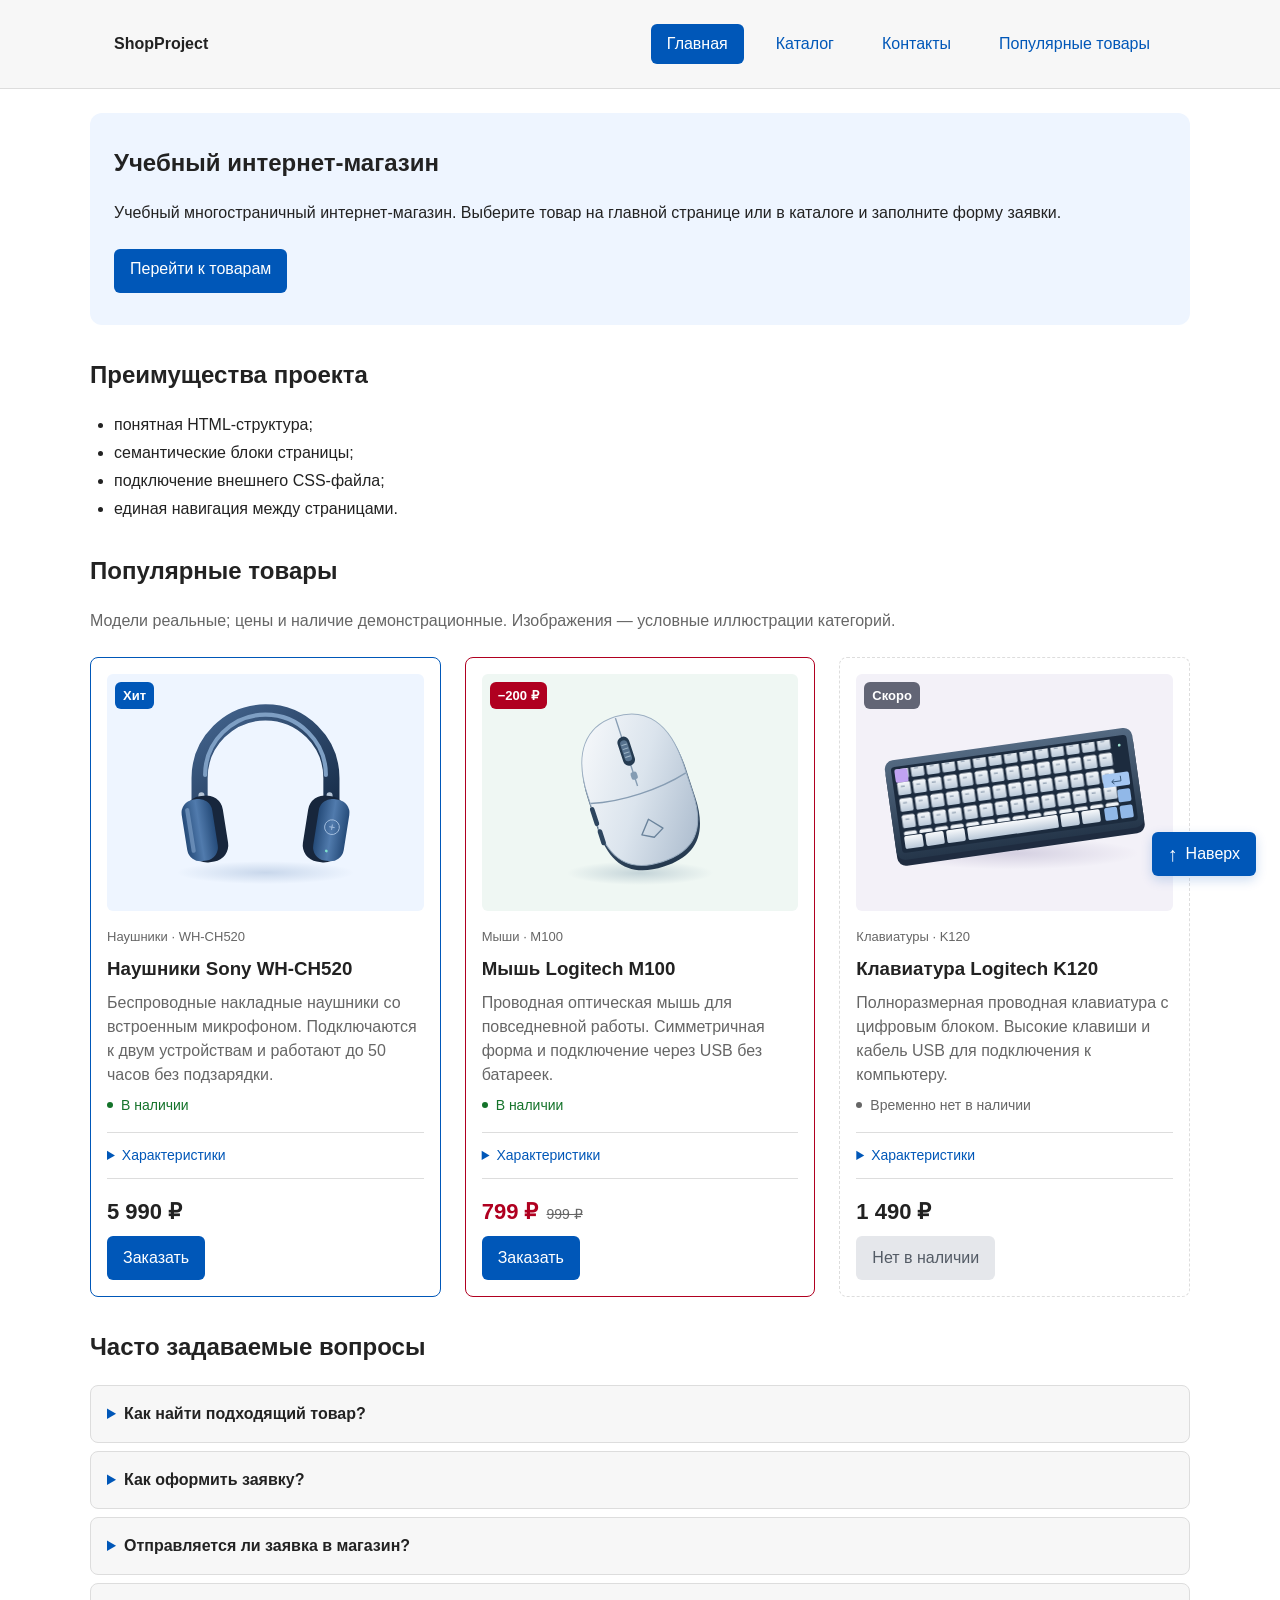
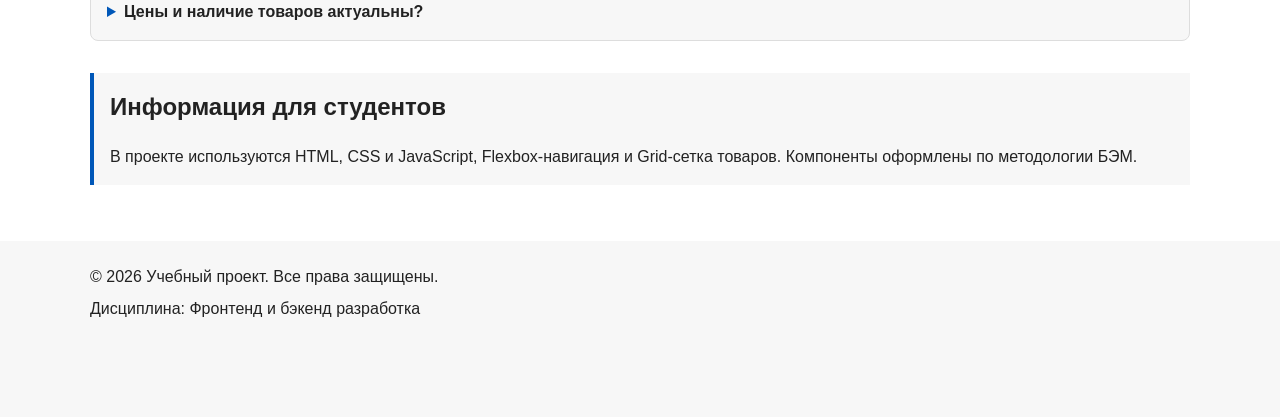
<file: index.html>
<!DOCTYPE html>
<html lang="ru">
<head>
  <meta charset="UTF-8">
  <meta name="viewport" content="width=device-width, initial-scale=1.0">
  <meta name="description" content="Учебный интернет-магазин с каталогом товаров и формой заявки.">
  <title>Учебный интернет-магазин</title>
  <link rel="stylesheet" href="css/style.css">
  <script src="js/main.js" defer></script>
  <meta property="og:type" content="website">
  <meta property="og:title" content="Учебный интернет-магазин">
  <meta property="og:description" content="Учебный frontend-проект интернет-магазина.">
</head>

<body class="page" id="top">
  <header class="site-header">
    <div class="site-header__inner">
      <a class="site-header__logo" href="index.html">ShopProject</a>
      <nav class="site-nav" aria-label="Основная навигация">
        <ul class="site-nav__list">
          <li class="site-nav__item"><a class="site-nav__link site-nav__link--active" href="index.html" aria-current="page">Главная</a></li>
          <li class="site-nav__item"><a class="site-nav__link" href="catalog.html">Каталог</a></li>
          <li class="site-nav__item"><a class="site-nav__link" href="contacts.html">Контакты</a></li>
          <li class="site-nav__item"><a class="site-nav__link" href="index.html#popular">Популярные товары</a></li>
        </ul>
      </nav>
    </div>
  </header>

  <main class="page__main">
    <section class="hero">
      <h1 class="hero__title">Учебный интернет-магазин</h1>
      <p class="hero__description">
        Учебный многостраничный интернет-магазин.
        Выберите товар на главной странице или в каталоге и заполните форму заявки.
      </p>
      <a class="button button--primary" href="#popular">Перейти к товарам</a>
    </section>

    <section class="section" id="advantages">
      <h2 class="section__title">Преимущества проекта</h2>
      <ul class="advantages-list">
        <li class="advantages-list__item">понятная HTML-структура;</li>
        <li class="advantages-list__item">семантические блоки страницы;</li>
        <li class="advantages-list__item">подключение внешнего CSS-файла;</li>
        <li class="advantages-list__item">единая навигация между страницами.</li>
      </ul>
    </section>

    <section class="section" id="popular">
      <h2 class="section__title">Популярные товары</h2>

      <p class="section__description">Модели реальные; цены и наличие демонстрационные. Изображения — условные иллюстрации категорий.</p>
      <div class="products-grid">
        <article class="product-card product-card--featured" aria-labelledby="headphones-title"
          data-category="audio" data-price="5990" data-available="true">
          <div class="product-card__media">
            <img class="product-card__image" src="images/headphones.svg"
              alt="Синие полноразмерные наушники с мягкими амбушюрами" width="640" height="480" loading="lazy" decoding="async">
          </div>
          <span class="product-card__badge">Хит</span>
          <p class="product-card__category">Наушники · WH-CH520</p>
          <h3 class="product-card__title" id="headphones-title">Наушники Sony WH-CH520</h3>
          <p class="product-card__description">Беспроводные накладные наушники со встроенным микрофоном. Подключаются к двум устройствам и работают до 50 часов без подзарядки.</p>
          <p class="product-card__availability" id="headphones-availability">В наличии</p>
          <details class="product-card__details">
            <summary class="product-card__summary">Характеристики</summary>
            <table class="product-specs">
              <caption class="product-specs__caption">Наушники Sony WH-CH520</caption>
              <thead class="product-specs__head">
                <tr class="product-specs__row">
                  <th class="product-specs__cell product-specs__cell--heading" scope="col">Параметр</th>
                  <th class="product-specs__cell product-specs__cell--heading" scope="col">Значение</th>
                </tr>
              </thead>
              <tbody class="product-specs__body">
                <tr class="product-specs__row">
                  <th class="product-specs__cell product-specs__cell--heading" scope="row">Подключение</th>
                  <td class="product-specs__cell">Bluetooth 5.2</td>
                </tr>
                <tr class="product-specs__row">
                  <th class="product-specs__cell product-specs__cell--heading" scope="row">Время работы</th>
                  <td class="product-specs__cell">До 50 часов</td>
                </tr>
                <tr class="product-specs__row">
                  <th class="product-specs__cell product-specs__cell--heading" scope="row">Микрофон</th>
                  <td class="product-specs__cell">Встроенный</td>
                </tr>
                <tr class="product-specs__row">
                  <th class="product-specs__cell product-specs__cell--heading" scope="row">Вес</th>
                  <td class="product-specs__cell">около 147 г</td>
                </tr>
                <tr class="product-specs__row">
                  <th class="product-specs__cell product-specs__cell--heading" scope="row">Питание</th>
                  <td class="product-specs__cell">Встроенный аккумулятор</td>
                </tr>
              </tbody>
            </table>
          </details>
          <div class="product-card__actions">
            <div class="product-card__prices">
              <p class="product-card__price" aria-label="Цена: 5990 рублей">5 990 ₽</p>

            </div>
            <button class="button button--primary product-card__button" type="button"
              data-product="Наушники Sony WH-CH520" aria-describedby="headphones-availability">Заказать</button>
          </div>
        </article>

        <article class="product-card product-card--discount" aria-labelledby="mouse-title"
          data-category="mice" data-price="799" data-available="true">
          <div class="product-card__media">
            <img class="product-card__image" src="images/mouse.svg"
              alt="Светло-серая компьютерная мышь с колёсиком и боковыми кнопками" width="640" height="480" loading="lazy" decoding="async">
          </div>
          <span class="product-card__badge">−200 ₽</span>
          <p class="product-card__category">Мыши · M100</p>
          <h3 class="product-card__title" id="mouse-title">Мышь Logitech M100</h3>
          <p class="product-card__description">Проводная оптическая мышь для повседневной работы. Симметричная форма и подключение через USB без батареек.</p>
          <p class="product-card__availability" id="mouse-availability">В наличии</p>
          <details class="product-card__details">
            <summary class="product-card__summary">Характеристики</summary>
            <table class="product-specs">
              <caption class="product-specs__caption">Мышь Logitech M100</caption>
              <thead class="product-specs__head">
                <tr class="product-specs__row">
                  <th class="product-specs__cell product-specs__cell--heading" scope="col">Параметр</th>
                  <th class="product-specs__cell product-specs__cell--heading" scope="col">Значение</th>
                </tr>
              </thead>
              <tbody class="product-specs__body">
                <tr class="product-specs__row">
                  <th class="product-specs__cell product-specs__cell--heading" scope="row">Подключение</th>
                  <td class="product-specs__cell">USB-A</td>
                </tr>
                <tr class="product-specs__row">
                  <th class="product-specs__cell product-specs__cell--heading" scope="row">Сенсор</th>
                  <td class="product-specs__cell">1 000 dpi</td>
                </tr>
                <tr class="product-specs__row">
                  <th class="product-specs__cell product-specs__cell--heading" scope="row">Кнопки</th>
                  <td class="product-specs__cell">3</td>
                </tr>
                <tr class="product-specs__row">
                  <th class="product-specs__cell product-specs__cell--heading" scope="row">Вес</th>
                  <td class="product-specs__cell">90 г</td>
                </tr>
                <tr class="product-specs__row">
                  <th class="product-specs__cell product-specs__cell--heading" scope="row">Питание</th>
                  <td class="product-specs__cell">От USB</td>
                </tr>
              </tbody>
            </table>
          </details>
          <div class="product-card__actions">
            <div class="product-card__prices">
              <p class="product-card__price" aria-label="Цена: 799 рублей">799 ₽</p>
              <del class="product-card__old-price" aria-label="Прежняя цена: 999 рублей">999 ₽</del>
            </div>
            <button class="button button--primary product-card__button" type="button"
              data-product="Мышь Logitech M100" aria-describedby="mouse-availability">Заказать</button>
          </div>
        </article>

        <article class="product-card product-card--unavailable" aria-labelledby="keyboard-title"
          data-category="keyboards" data-price="1490" data-available="false">
          <div class="product-card__media">
            <img class="product-card__image" src="images/keyboard.svg"
              alt="Клавиатура со светлыми клавишами и синими акцентами" width="640" height="480" loading="lazy" decoding="async">
          </div>
          <span class="product-card__badge">Скоро</span>
          <p class="product-card__category">Клавиатуры · K120</p>
          <h3 class="product-card__title" id="keyboard-title">Клавиатура Logitech K120</h3>
          <p class="product-card__description">Полноразмерная проводная клавиатура с цифровым блоком. Высокие клавиши и кабель USB для подключения к компьютеру.</p>
          <p class="product-card__availability product-card__availability--unavailable" id="keyboard-availability">Временно нет в наличии</p>
          <details class="product-card__details">
            <summary class="product-card__summary">Характеристики</summary>
            <table class="product-specs">
              <caption class="product-specs__caption">Клавиатура Logitech K120</caption>
              <thead class="product-specs__head">
                <tr class="product-specs__row">
                  <th class="product-specs__cell product-specs__cell--heading" scope="col">Параметр</th>
                  <th class="product-specs__cell product-specs__cell--heading" scope="col">Значение</th>
                </tr>
              </thead>
              <tbody class="product-specs__body">
                <tr class="product-specs__row">
                  <th class="product-specs__cell product-specs__cell--heading" scope="row">Подключение</th>
                  <td class="product-specs__cell">USB-A</td>
                </tr>
                <tr class="product-specs__row">
                  <th class="product-specs__cell product-specs__cell--heading" scope="row">Формат</th>
                  <td class="product-specs__cell">Полноразмерная, с цифровым блоком</td>
                </tr>
                <tr class="product-specs__row">
                  <th class="product-specs__cell product-specs__cell--heading" scope="row">Кабель</th>
                  <td class="product-specs__cell">1,5 м</td>
                </tr>
                <tr class="product-specs__row">
                  <th class="product-specs__cell product-specs__cell--heading" scope="row">Вес</th>
                  <td class="product-specs__cell">550 г</td>
                </tr>
                <tr class="product-specs__row">
                  <th class="product-specs__cell product-specs__cell--heading" scope="row">Питание</th>
                  <td class="product-specs__cell">От USB</td>
                </tr>
              </tbody>
            </table>
          </details>
          <div class="product-card__actions">
            <div class="product-card__prices">
              <p class="product-card__price" aria-label="Цена: 1490 рублей">1 490 ₽</p>

            </div>
            <button class="button button--disabled product-card__button" type="button"
              data-product="Клавиатура Logitech K120" aria-describedby="keyboard-availability" disabled>Нет в наличии</button>
          </div>
        </article>
      </div>
    </section>

    <section class="section faq" id="faq" aria-labelledby="faq-title">
      <h2 class="section__title" id="faq-title">Часто задаваемые вопросы</h2>
      <div class="faq__list">
        <details class="faq__item">
          <summary class="faq__question">Как найти подходящий товар?</summary>
          <p class="faq__answer">Откройте <a href="catalog.html">каталог</a>, выберите категорию, диапазон цены и наличие, затем нажмите «Применить». Внизу каталога можно сравнить характеристики всех моделей.</p>
        </details>
        <details class="faq__item">
          <summary class="faq__question">Как оформить заявку?</summary>
          <p class="faq__answer">Нажмите «Заказать» у доступного товара. Укажите имя, e-mail, телефон, выберите тему заявки и отметьте согласие на обработку данных. Дату связи и комментарий можно оставить пустыми. Затем нажмите «Отправить заявку».</p>
        </details>
        <details class="faq__item">
          <summary class="faq__question">Отправляется ли заявка в магазин?</summary>
          <p class="faq__answer">Это учебный сайт. Форма проверяет заполнение полей и показывает сообщение об успешной проверке. Данные на сервер не отправляются, реальный заказ не создаётся.</p>
        </details>
        <details class="faq__item">
          <summary class="faq__question">Цены и наличие товаров актуальны?</summary>
          <p class="faq__answer">Цены, скидки и наличие указаны для демонстрации работы сайта. Названия моделей реальные, характеристики взяты из документации производителей, а изображения служат условными иллюстрациями категорий.</p>
        </details>
      </div>
    </section>

    <aside class="aside-info">
      <h2 class="aside-info__title">Информация для студентов</h2>
      <p class="aside-info__text">
        В проекте используются HTML, CSS и JavaScript, Flexbox-навигация
        и Grid-сетка товаров. Компоненты оформлены по методологии БЭМ.
      </p>
    </aside>
  </main>

  <dialog class="order-dialog" id="order-dialog" aria-labelledby="order-dialog-title">
    <h2 class="order-dialog__title" id="order-dialog-title">Оформление заявки</h2>
    <p class="order-dialog__description" id="order-product-name" hidden></p>
    <form class="order-form" id="order-form" action="#" method="post" novalidate>
      <input id="selected-product" name="product" type="hidden">
      <div class="order-form__field">
        <label class="order-form__label" for="order-name">Имя</label>
        <input class="order-form__input" id="order-name" name="name" type="text" placeholder="Введите ваше имя" minlength="2" autocomplete="given-name" required>
      </div>
      <div class="order-form__field">
        <label class="order-form__label" for="order-email">E-mail</label>
        <input class="order-form__input" id="order-email" name="email" type="email" placeholder="example@mail.ru" autocomplete="email" required>
      </div>
      <div class="order-form__field">
        <label class="order-form__label" for="order-phone">Телефон</label>
        <input class="order-form__input" id="order-phone" name="phone" type="tel" inputmode="tel" autocomplete="tel" placeholder="+7 (900) 000-00-00" pattern="\+7 \(\d{3}\) \d{3}-\d{2}-\d{2}" aria-describedby="order-phone-hint" required>
        <small class="order-form__hint" id="order-phone-hint">Формат: +7 (900) 000-00-00</small>
      </div>
      <div class="order-form__field">
        <label class="order-form__label" for="order-date">Дата связи</label>
        <input class="order-form__input" id="order-date" name="date" type="date">
      </div>
      <div class="order-form__field">
        <label class="order-form__label" for="order-topic">Тема заявки</label>
        <select class="order-form__select" id="order-topic" name="topic" required>
          <option value="">Выберите тему</option>
          <option value="product">Заказ товара</option>
          <option value="consultation">Консультация</option>
          <option value="delivery">Доставка</option>
        </select>
      </div>
      <div class="order-form__field">
        <label class="order-form__label" for="order-comment">Комментарий</label>
        <textarea class="order-form__textarea" id="order-comment" name="comment" rows="4" placeholder="Укажите дополнительную информацию"></textarea>
      </div>
      <div class="order-form__field">
        <label class="order-form__label order-form__label--checkbox" for="order-agreement">
          <input class="order-form__input" id="order-agreement" name="agreement" type="checkbox" required>
          Я согласен на обработку данных
        </label>
      </div>
      <div class="order-form__actions">
        <button class="button button--secondary" type="button" id="close-order-dialog">Закрыть</button>
        <button class="button button--primary" type="submit">Отправить заявку</button>
      </div>
    </form>
  </dialog>

  <p class="success-message" id="success-message" role="status" hidden>
    Заявка успешно проверена! Это учебная форма: данные на сервер не отправляются.
  </p>

  <a class="to-top" href="#top" aria-label="Вернуться к началу страницы">
    <span class="to-top__icon" aria-hidden="true">↑</span>
    Наверх
  </a>

  <footer class="site-footer" id="contacts">
    <div class="site-footer__inner">
      <p class="site-footer__text">&copy; 2026 Учебный проект. Все права защищены.</p>
      <p class="site-footer__text">Дисциплина: Фронтенд и бэкенд разработка</p>
    </div>
  </footer>
</body>
</html>
</file>
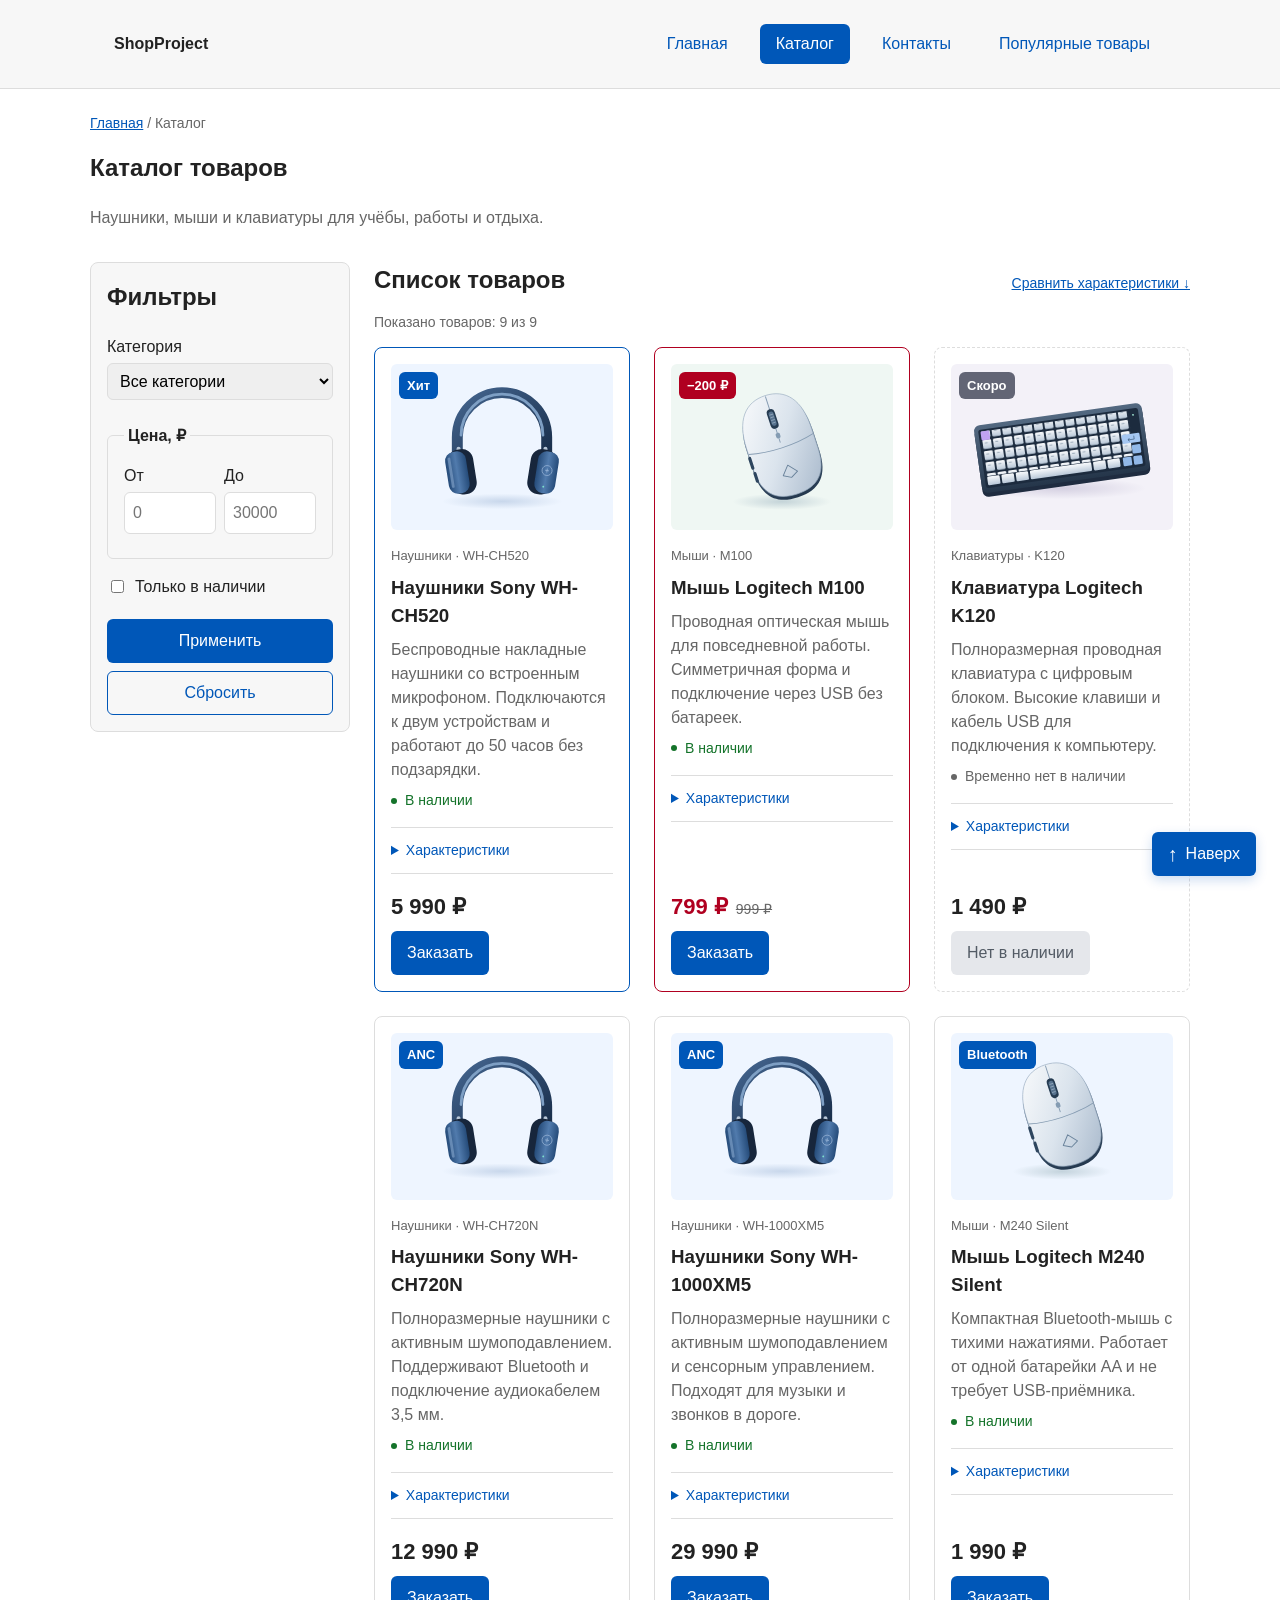
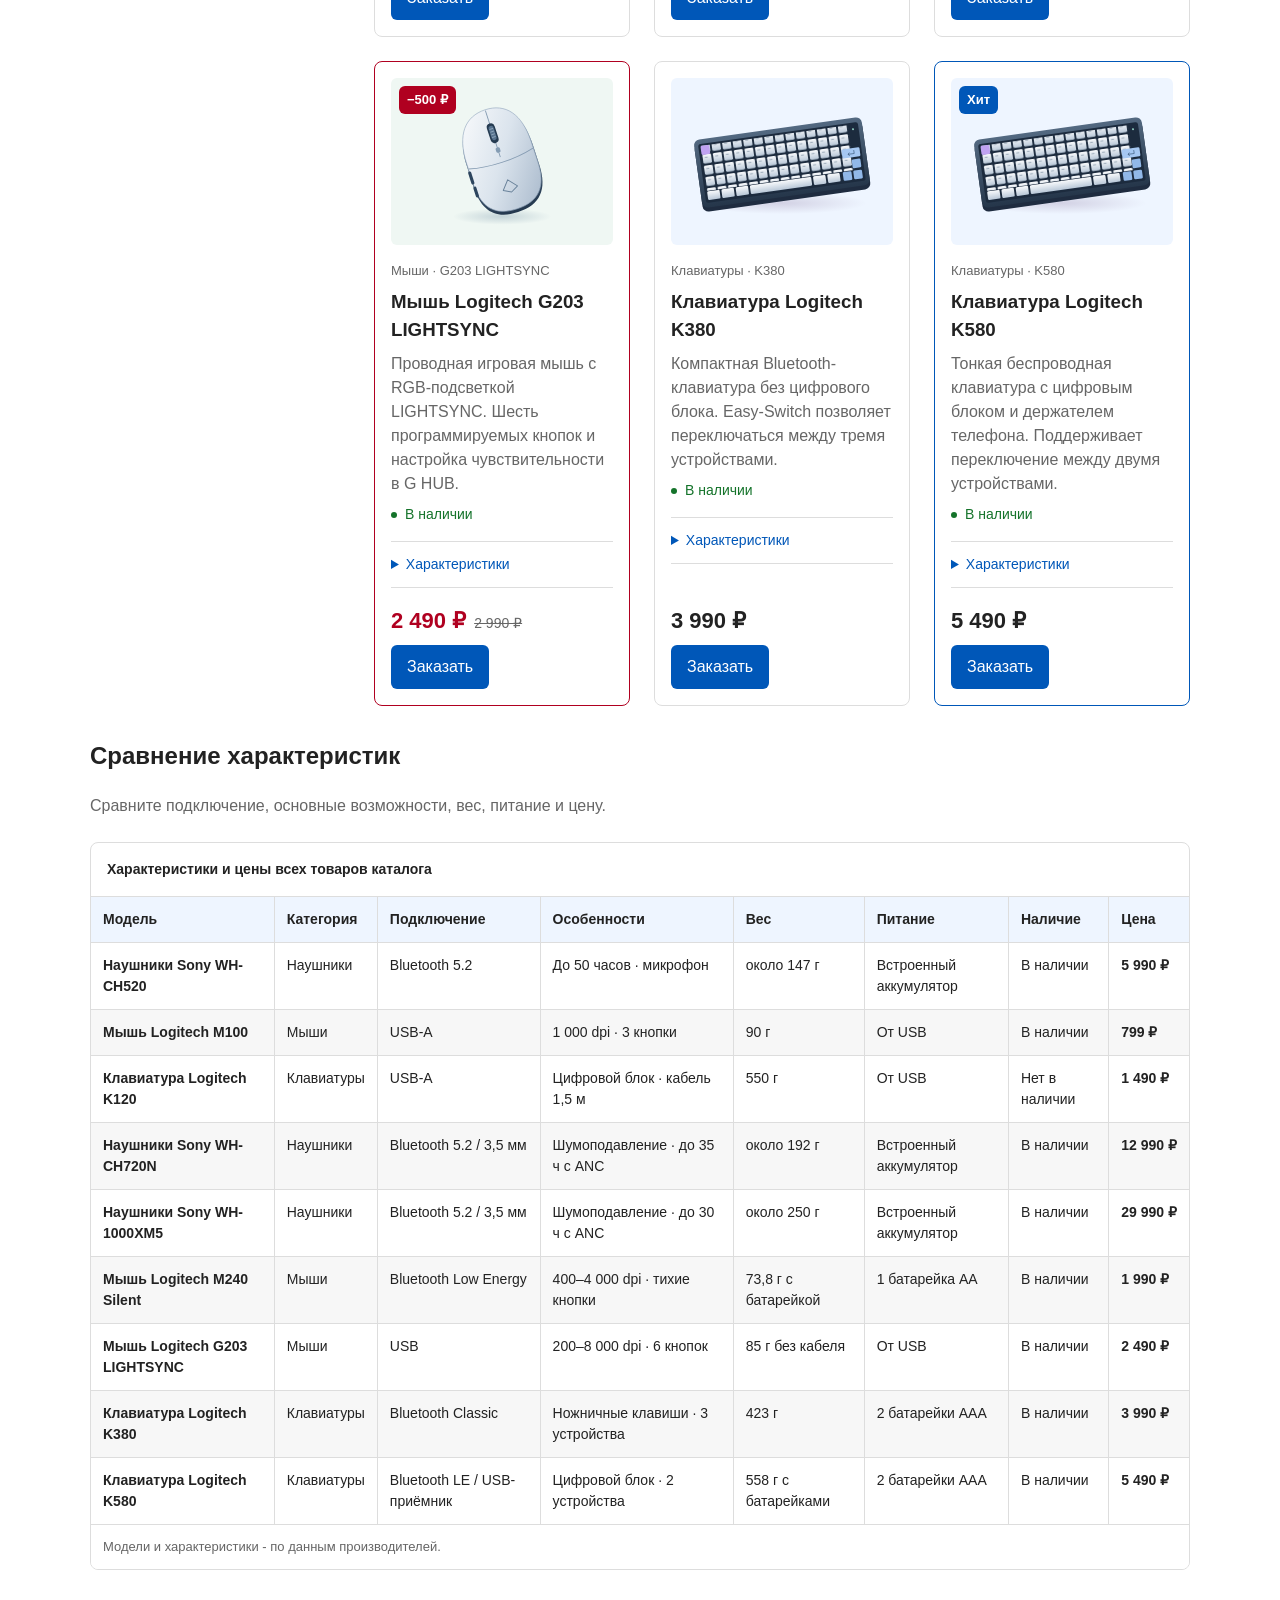
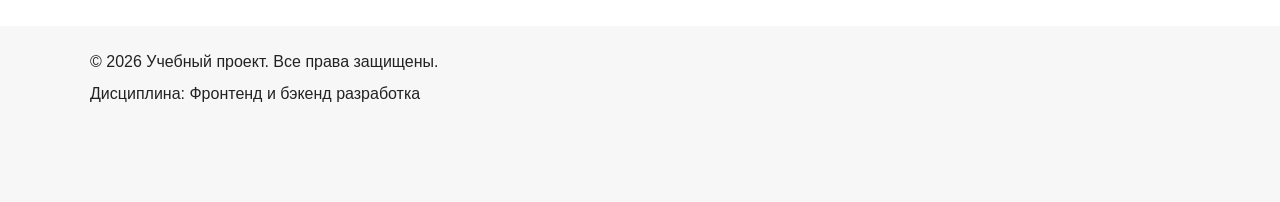
<file: catalog.html>
<!DOCTYPE html>
<html lang="ru">
<head>
  <meta charset="UTF-8">
  <meta name="viewport" content="width=device-width, initial-scale=1.0">
  <meta name="description" content="Каталог из 9 товаров: наушники, мыши и клавиатуры. Фильтры по категории, цене и наличию, сравнение характеристик.">
  <title>Каталог товаров — Учебный интернет-магазин</title>
  <link rel="stylesheet" href="css/style.css">
  <script src="js/main.js" defer></script>
  <meta property="og:type" content="website">
  <meta property="og:title" content="Учебный интернет-магазин">
  <meta property="og:description" content="Учебный frontend-проект интернет-магазина.">
</head>
<body class="page" id="top">
  <header class="site-header">
    <div class="site-header__inner">
      <a class="site-header__logo" href="index.html">ShopProject</a>
      <nav class="site-nav" aria-label="Основная навигация">
        <ul class="site-nav__list">
          <li class="site-nav__item"><a class="site-nav__link" href="index.html">Главная</a></li>
          <li class="site-nav__item"><a class="site-nav__link site-nav__link--active" href="catalog.html" aria-current="page">Каталог</a></li>
          <li class="site-nav__item"><a class="site-nav__link" href="contacts.html">Контакты</a></li>
          <li class="site-nav__item"><a class="site-nav__link" href="index.html#popular">Популярные товары</a></li>
        </ul>
      </nav>
    </div>
  </header>

  <main class="page__main">
    <nav class="breadcrumbs" aria-label="Хлебные крошки">
      <a class="breadcrumbs__link" href="index.html">Главная</a>
      <span class="breadcrumbs__current" aria-current="page">Каталог</span>
    </nav>

    <section class="section">
      <h1 class="section__title">Каталог товаров</h1>
      <p class="section__description">
        Наушники, мыши и клавиатуры для учёбы, работы и отдыха.
      </p>
      <p class="section__description"></p>
    </section>

    <div class="catalog-layout">
      <aside class="catalog-filters" aria-labelledby="filters-title">
        <h2 class="catalog-filters__title" id="filters-title">Фильтры</h2>
        <form class="filters-form" id="catalog-filter-form" action="catalog.html" method="get">
          <div class="filters-form__field">
            <label class="filters-form__label" for="filter-category">Категория</label>
            <select class="filters-form__select" id="filter-category" name="category">
              <option value="all">Все категории</option>
              <option value="audio">Наушники</option>
              <option value="mice">Мыши</option>
              <option value="keyboards">Клавиатуры</option>
            </select>
          </div>
          <fieldset class="filters-form__fieldset">
            <legend class="filters-form__legend">Цена, ₽</legend>
            <div class="filters-form__range">
              <div class="filters-form__field">
                <label class="filters-form__label" for="price-from">От</label>
                <input class="filters-form__input" id="price-from" name="price-from" type="number" min="0" step="1" placeholder="0">
              </div>
              <div class="filters-form__field">
                <label class="filters-form__label" for="price-to">До</label>
                <input class="filters-form__input" id="price-to" name="price-to" type="number" min="0" step="1" placeholder="30000">
              </div>
            </div>
          </fieldset>
          <label class="filters-form__label filters-form__label--checkbox">
            <input class="filters-form__checkbox" id="filter-available" name="available" type="checkbox">
            Только в наличии
          </label>
          <div class="filters-form__actions">
            <button class="button button--primary" type="submit" aria-controls="catalog-grid">Применить</button>
            <button class="button button--secondary" type="reset" aria-controls="catalog-grid">Сбросить</button>
          </div>
        </form>
        <noscript><p class="catalog-filters__note">Для работы фильтров включите JavaScript. Все товары доступны ниже.</p></noscript>
      </aside>
      <section class="catalog-products" aria-labelledby="catalog-products-title">
        <div class="catalog-products__heading">
          <h2 class="catalog-products__title" id="catalog-products-title">Список товаров</h2>
          <a class="catalog-products__compare" href="#comparison">Сравнить характеристики ↓</a>
        </div>
        <p class="catalog-products__count" id="catalog-result-count" role="status" aria-live="polite" aria-atomic="true">Показано товаров: 9 из 9</p>
        <p class="catalog-products__empty" id="catalog-empty" hidden>По выбранным условиям ничего не найдено. Измените параметры или нажмите «Сбросить».</p>
        <div class="products-grid" id="catalog-grid">
          <article class="product-card product-card--featured" aria-labelledby="headphones-title"
            data-category="audio" data-price="5990" data-available="true">
            <div class="product-card__media">
              <img class="product-card__image" src="images/headphones.svg"
                alt="Синие полноразмерные наушники с мягкими амбушюрами" width="640" height="480" loading="lazy" decoding="async">
            </div>
            <span class="product-card__badge">Хит</span>
            <p class="product-card__category">Наушники · WH-CH520</p>
            <h3 class="product-card__title" id="headphones-title">Наушники Sony WH-CH520</h3>
            <p class="product-card__description">Беспроводные накладные наушники со встроенным микрофоном. Подключаются к двум устройствам и работают до 50 часов без подзарядки.</p>
            <p class="product-card__availability" id="headphones-availability">В наличии</p>
            <details class="product-card__details">
              <summary class="product-card__summary">Характеристики</summary>
              <table class="product-specs">
                <caption class="product-specs__caption">Наушники Sony WH-CH520</caption>
                <thead class="product-specs__head">
                  <tr class="product-specs__row">
                    <th class="product-specs__cell product-specs__cell--heading" scope="col">Параметр</th>
                    <th class="product-specs__cell product-specs__cell--heading" scope="col">Значение</th>
                  </tr>
                </thead>
                <tbody class="product-specs__body">
                  <tr class="product-specs__row">
                    <th class="product-specs__cell product-specs__cell--heading" scope="row">Подключение</th>
                    <td class="product-specs__cell">Bluetooth 5.2</td>
                  </tr>
                  <tr class="product-specs__row">
                    <th class="product-specs__cell product-specs__cell--heading" scope="row">Время работы</th>
                    <td class="product-specs__cell">До 50 часов</td>
                  </tr>
                  <tr class="product-specs__row">
                    <th class="product-specs__cell product-specs__cell--heading" scope="row">Микрофон</th>
                    <td class="product-specs__cell">Встроенный</td>
                  </tr>
                  <tr class="product-specs__row">
                    <th class="product-specs__cell product-specs__cell--heading" scope="row">Вес</th>
                    <td class="product-specs__cell">около 147 г</td>
                  </tr>
                  <tr class="product-specs__row">
                    <th class="product-specs__cell product-specs__cell--heading" scope="row">Питание</th>
                    <td class="product-specs__cell">Встроенный аккумулятор</td>
                  </tr>
                </tbody>
              </table>
            </details>
            <div class="product-card__actions">
              <div class="product-card__prices">
                <p class="product-card__price" aria-label="Цена: 5990 рублей">5 990 ₽</p>

              </div>
              <button class="button button--primary product-card__button" type="button"
                data-product="Наушники Sony WH-CH520" aria-describedby="headphones-availability">Заказать</button>
            </div>
          </article>

          <article class="product-card product-card--discount" aria-labelledby="mouse-title"
            data-category="mice" data-price="799" data-available="true">
            <div class="product-card__media">
              <img class="product-card__image" src="images/mouse.svg"
                alt="Светло-серая компьютерная мышь с колёсиком и боковыми кнопками" width="640" height="480" loading="lazy" decoding="async">
            </div>
            <span class="product-card__badge">−200 ₽</span>
            <p class="product-card__category">Мыши · M100</p>
            <h3 class="product-card__title" id="mouse-title">Мышь Logitech M100</h3>
            <p class="product-card__description">Проводная оптическая мышь для повседневной работы. Симметричная форма и подключение через USB без батареек.</p>
            <p class="product-card__availability" id="mouse-availability">В наличии</p>
            <details class="product-card__details">
              <summary class="product-card__summary">Характеристики</summary>
              <table class="product-specs">
                <caption class="product-specs__caption">Мышь Logitech M100</caption>
                <thead class="product-specs__head">
                  <tr class="product-specs__row">
                    <th class="product-specs__cell product-specs__cell--heading" scope="col">Параметр</th>
                    <th class="product-specs__cell product-specs__cell--heading" scope="col">Значение</th>
                  </tr>
                </thead>
                <tbody class="product-specs__body">
                  <tr class="product-specs__row">
                    <th class="product-specs__cell product-specs__cell--heading" scope="row">Подключение</th>
                    <td class="product-specs__cell">USB-A</td>
                  </tr>
                  <tr class="product-specs__row">
                    <th class="product-specs__cell product-specs__cell--heading" scope="row">Сенсор</th>
                    <td class="product-specs__cell">1 000 dpi</td>
                  </tr>
                  <tr class="product-specs__row">
                    <th class="product-specs__cell product-specs__cell--heading" scope="row">Кнопки</th>
                    <td class="product-specs__cell">3</td>
                  </tr>
                  <tr class="product-specs__row">
                    <th class="product-specs__cell product-specs__cell--heading" scope="row">Вес</th>
                    <td class="product-specs__cell">90 г</td>
                  </tr>
                  <tr class="product-specs__row">
                    <th class="product-specs__cell product-specs__cell--heading" scope="row">Питание</th>
                    <td class="product-specs__cell">От USB</td>
                  </tr>
                </tbody>
              </table>
            </details>
            <div class="product-card__actions">
              <div class="product-card__prices">
                <p class="product-card__price" aria-label="Цена: 799 рублей">799 ₽</p>
                <del class="product-card__old-price" aria-label="Прежняя цена: 999 рублей">999 ₽</del>
              </div>
              <button class="button button--primary product-card__button" type="button"
                data-product="Мышь Logitech M100" aria-describedby="mouse-availability">Заказать</button>
            </div>
          </article>

          <article class="product-card product-card--unavailable" aria-labelledby="keyboard-title"
            data-category="keyboards" data-price="1490" data-available="false">
            <div class="product-card__media">
              <img class="product-card__image" src="images/keyboard.svg"
                alt="Клавиатура со светлыми клавишами и синими акцентами" width="640" height="480" loading="lazy" decoding="async">
            </div>
            <span class="product-card__badge">Скоро</span>
            <p class="product-card__category">Клавиатуры · K120</p>
            <h3 class="product-card__title" id="keyboard-title">Клавиатура Logitech K120</h3>
            <p class="product-card__description">Полноразмерная проводная клавиатура с цифровым блоком. Высокие клавиши и кабель USB для подключения к компьютеру.</p>
            <p class="product-card__availability product-card__availability--unavailable" id="keyboard-availability">Временно нет в наличии</p>
            <details class="product-card__details">
              <summary class="product-card__summary">Характеристики</summary>
              <table class="product-specs">
                <caption class="product-specs__caption">Клавиатура Logitech K120</caption>
                <thead class="product-specs__head">
                  <tr class="product-specs__row">
                    <th class="product-specs__cell product-specs__cell--heading" scope="col">Параметр</th>
                    <th class="product-specs__cell product-specs__cell--heading" scope="col">Значение</th>
                  </tr>
                </thead>
                <tbody class="product-specs__body">
                  <tr class="product-specs__row">
                    <th class="product-specs__cell product-specs__cell--heading" scope="row">Подключение</th>
                    <td class="product-specs__cell">USB-A</td>
                  </tr>
                  <tr class="product-specs__row">
                    <th class="product-specs__cell product-specs__cell--heading" scope="row">Формат</th>
                    <td class="product-specs__cell">Полноразмерная, с цифровым блоком</td>
                  </tr>
                  <tr class="product-specs__row">
                    <th class="product-specs__cell product-specs__cell--heading" scope="row">Кабель</th>
                    <td class="product-specs__cell">1,5 м</td>
                  </tr>
                  <tr class="product-specs__row">
                    <th class="product-specs__cell product-specs__cell--heading" scope="row">Вес</th>
                    <td class="product-specs__cell">550 г</td>
                  </tr>
                  <tr class="product-specs__row">
                    <th class="product-specs__cell product-specs__cell--heading" scope="row">Питание</th>
                    <td class="product-specs__cell">От USB</td>
                  </tr>
                </tbody>
              </table>
            </details>
            <div class="product-card__actions">
              <div class="product-card__prices">
                <p class="product-card__price" aria-label="Цена: 1490 рублей">1 490 ₽</p>

              </div>
              <button class="button button--disabled product-card__button" type="button"
                data-product="Клавиатура Logitech K120" aria-describedby="keyboard-availability" disabled>Нет в наличии</button>
            </div>
          </article>

          <article class="product-card" aria-labelledby="headphones-lite-title"
            data-category="audio" data-price="12990" data-available="true">
            <div class="product-card__media">
              <img class="product-card__image" src="images/headphones.svg"
                alt="Синие полноразмерные наушники с мягкими амбушюрами" width="640" height="480" loading="lazy" decoding="async">
            </div>
            <span class="product-card__badge">ANC</span>
            <p class="product-card__category">Наушники · WH-CH720N</p>
            <h3 class="product-card__title" id="headphones-lite-title">Наушники Sony WH-CH720N</h3>
            <p class="product-card__description">Полноразмерные наушники с активным шумоподавлением. Поддерживают Bluetooth и подключение аудиокабелем 3,5 мм.</p>
            <p class="product-card__availability" id="headphones-lite-availability">В наличии</p>
            <details class="product-card__details">
              <summary class="product-card__summary">Характеристики</summary>
              <table class="product-specs">
                <caption class="product-specs__caption">Наушники Sony WH-CH720N</caption>
                <thead class="product-specs__head">
                  <tr class="product-specs__row">
                    <th class="product-specs__cell product-specs__cell--heading" scope="col">Параметр</th>
                    <th class="product-specs__cell product-specs__cell--heading" scope="col">Значение</th>
                  </tr>
                </thead>
                <tbody class="product-specs__body">
                  <tr class="product-specs__row">
                    <th class="product-specs__cell product-specs__cell--heading" scope="row">Подключение</th>
                    <td class="product-specs__cell">Bluetooth 5.2 / 3,5 мм</td>
                  </tr>
                  <tr class="product-specs__row">
                    <th class="product-specs__cell product-specs__cell--heading" scope="row">Время работы</th>
                    <td class="product-specs__cell">До 35 ч с ANC / до 50 ч без ANC</td>
                  </tr>
                  <tr class="product-specs__row">
                    <th class="product-specs__cell product-specs__cell--heading" scope="row">Шумоподавление</th>
                    <td class="product-specs__cell">Активное (ANC)</td>
                  </tr>
                  <tr class="product-specs__row">
                    <th class="product-specs__cell product-specs__cell--heading" scope="row">Вес</th>
                    <td class="product-specs__cell">около 192 г</td>
                  </tr>
                  <tr class="product-specs__row">
                    <th class="product-specs__cell product-specs__cell--heading" scope="row">Питание</th>
                    <td class="product-specs__cell">Встроенный аккумулятор</td>
                  </tr>
                </tbody>
              </table>
            </details>
            <div class="product-card__actions">
              <div class="product-card__prices">
                <p class="product-card__price" aria-label="Цена: 12990 рублей">12 990 ₽</p>

              </div>
              <button class="button button--primary product-card__button" type="button"
                data-product="Наушники Sony WH-CH720N" aria-describedby="headphones-lite-availability">Заказать</button>
            </div>
          </article>

          <article class="product-card" aria-labelledby="headphones-pro-title"
            data-category="audio" data-price="29990" data-available="true">
            <div class="product-card__media">
              <img class="product-card__image" src="images/headphones.svg"
                alt="Синие полноразмерные наушники с мягкими амбушюрами" width="640" height="480" loading="lazy" decoding="async">
            </div>
            <span class="product-card__badge">ANC</span>
            <p class="product-card__category">Наушники · WH-1000XM5</p>
            <h3 class="product-card__title" id="headphones-pro-title">Наушники Sony WH-1000XM5</h3>
            <p class="product-card__description">Полноразмерные наушники с активным шумоподавлением и сенсорным управлением. Подходят для музыки и звонков в дороге.</p>
            <p class="product-card__availability" id="headphones-pro-availability">В наличии</p>
            <details class="product-card__details">
              <summary class="product-card__summary">Характеристики</summary>
              <table class="product-specs">
                <caption class="product-specs__caption">Наушники Sony WH-1000XM5</caption>
                <thead class="product-specs__head">
                  <tr class="product-specs__row">
                    <th class="product-specs__cell product-specs__cell--heading" scope="col">Параметр</th>
                    <th class="product-specs__cell product-specs__cell--heading" scope="col">Значение</th>
                  </tr>
                </thead>
                <tbody class="product-specs__body">
                  <tr class="product-specs__row">
                    <th class="product-specs__cell product-specs__cell--heading" scope="row">Подключение</th>
                    <td class="product-specs__cell">Bluetooth 5.2 / 3,5 мм</td>
                  </tr>
                  <tr class="product-specs__row">
                    <th class="product-specs__cell product-specs__cell--heading" scope="row">Время работы</th>
                    <td class="product-specs__cell">До 30 ч с ANC / до 40 ч без ANC</td>
                  </tr>
                  <tr class="product-specs__row">
                    <th class="product-specs__cell product-specs__cell--heading" scope="row">Управление</th>
                    <td class="product-specs__cell">Сенсорное</td>
                  </tr>
                  <tr class="product-specs__row">
                    <th class="product-specs__cell product-specs__cell--heading" scope="row">Вес</th>
                    <td class="product-specs__cell">около 250 г</td>
                  </tr>
                  <tr class="product-specs__row">
                    <th class="product-specs__cell product-specs__cell--heading" scope="row">Питание</th>
                    <td class="product-specs__cell">Встроенный аккумулятор</td>
                  </tr>
                </tbody>
              </table>
            </details>
            <div class="product-card__actions">
              <div class="product-card__prices">
                <p class="product-card__price" aria-label="Цена: 29990 рублей">29 990 ₽</p>

              </div>
              <button class="button button--primary product-card__button" type="button"
                data-product="Наушники Sony WH-1000XM5" aria-describedby="headphones-pro-availability">Заказать</button>
            </div>
          </article>

          <article class="product-card" aria-labelledby="mouse-air-title"
            data-category="mice" data-price="1990" data-available="true">
            <div class="product-card__media">
              <img class="product-card__image" src="images/mouse.svg"
                alt="Светло-серая компьютерная мышь с колёсиком и боковыми кнопками" width="640" height="480" loading="lazy" decoding="async">
            </div>
            <span class="product-card__badge">Bluetooth</span>
            <p class="product-card__category">Мыши · M240 Silent</p>
            <h3 class="product-card__title" id="mouse-air-title">Мышь Logitech M240 Silent</h3>
            <p class="product-card__description">Компактная Bluetooth-мышь с тихими нажатиями. Работает от одной батарейки AA и не требует USB-приёмника.</p>
            <p class="product-card__availability" id="mouse-air-availability">В наличии</p>
            <details class="product-card__details">
              <summary class="product-card__summary">Характеристики</summary>
              <table class="product-specs">
                <caption class="product-specs__caption">Мышь Logitech M240 Silent</caption>
                <thead class="product-specs__head">
                  <tr class="product-specs__row">
                    <th class="product-specs__cell product-specs__cell--heading" scope="col">Параметр</th>
                    <th class="product-specs__cell product-specs__cell--heading" scope="col">Значение</th>
                  </tr>
                </thead>
                <tbody class="product-specs__body">
                  <tr class="product-specs__row">
                    <th class="product-specs__cell product-specs__cell--heading" scope="row">Подключение</th>
                    <td class="product-specs__cell">Bluetooth Low Energy</td>
                  </tr>
                  <tr class="product-specs__row">
                    <th class="product-specs__cell product-specs__cell--heading" scope="row">Сенсор</th>
                    <td class="product-specs__cell">400–4 000 dpi</td>
                  </tr>
                  <tr class="product-specs__row">
                    <th class="product-specs__cell product-specs__cell--heading" scope="row">Кнопки</th>
                    <td class="product-specs__cell">3, SilentTouch</td>
                  </tr>
                  <tr class="product-specs__row">
                    <th class="product-specs__cell product-specs__cell--heading" scope="row">Вес</th>
                    <td class="product-specs__cell">73,8 г с батарейкой</td>
                  </tr>
                  <tr class="product-specs__row">
                    <th class="product-specs__cell product-specs__cell--heading" scope="row">Питание</th>
                    <td class="product-specs__cell">1 батарейка AA</td>
                  </tr>
                </tbody>
              </table>
            </details>
            <div class="product-card__actions">
              <div class="product-card__prices">
                <p class="product-card__price" aria-label="Цена: 1990 рублей">1 990 ₽</p>

              </div>
              <button class="button button--primary product-card__button" type="button"
                data-product="Мышь Logitech M240 Silent" aria-describedby="mouse-air-availability">Заказать</button>
            </div>
          </article>

          <article class="product-card product-card--discount" aria-labelledby="mouse-pro-title"
            data-category="mice" data-price="2490" data-available="true">
            <div class="product-card__media">
              <img class="product-card__image" src="images/mouse.svg"
                alt="Светло-серая компьютерная мышь с колёсиком и боковыми кнопками" width="640" height="480" loading="lazy" decoding="async">
            </div>
            <span class="product-card__badge">−500 ₽</span>
            <p class="product-card__category">Мыши · G203 LIGHTSYNC</p>
            <h3 class="product-card__title" id="mouse-pro-title">Мышь Logitech G203 LIGHTSYNC</h3>
            <p class="product-card__description">Проводная игровая мышь с RGB-подсветкой LIGHTSYNC. Шесть программируемых кнопок и настройка чувствительности в G HUB.</p>
            <p class="product-card__availability" id="mouse-pro-availability">В наличии</p>
            <details class="product-card__details">
              <summary class="product-card__summary">Характеристики</summary>
              <table class="product-specs">
                <caption class="product-specs__caption">Мышь Logitech G203 LIGHTSYNC</caption>
                <thead class="product-specs__head">
                  <tr class="product-specs__row">
                    <th class="product-specs__cell product-specs__cell--heading" scope="col">Параметр</th>
                    <th class="product-specs__cell product-specs__cell--heading" scope="col">Значение</th>
                  </tr>
                </thead>
                <tbody class="product-specs__body">
                  <tr class="product-specs__row">
                    <th class="product-specs__cell product-specs__cell--heading" scope="row">Подключение</th>
                    <td class="product-specs__cell">USB</td>
                  </tr>
                  <tr class="product-specs__row">
                    <th class="product-specs__cell product-specs__cell--heading" scope="row">Сенсор</th>
                    <td class="product-specs__cell">200–8 000 dpi</td>
                  </tr>
                  <tr class="product-specs__row">
                    <th class="product-specs__cell product-specs__cell--heading" scope="row">Кнопки</th>
                    <td class="product-specs__cell">6 программируемых</td>
                  </tr>
                  <tr class="product-specs__row">
                    <th class="product-specs__cell product-specs__cell--heading" scope="row">Вес</th>
                    <td class="product-specs__cell">85 г без кабеля</td>
                  </tr>
                  <tr class="product-specs__row">
                    <th class="product-specs__cell product-specs__cell--heading" scope="row">Питание</th>
                    <td class="product-specs__cell">От USB</td>
                  </tr>
                </tbody>
              </table>
            </details>
            <div class="product-card__actions">
              <div class="product-card__prices">
                <p class="product-card__price" aria-label="Цена: 2490 рублей">2 490 ₽</p>
                <del class="product-card__old-price" aria-label="Прежняя цена: 2990 рублей">2 990 ₽</del>
              </div>
              <button class="button button--primary product-card__button" type="button"
                data-product="Мышь Logitech G203 LIGHTSYNC" aria-describedby="mouse-pro-availability">Заказать</button>
            </div>
          </article>

          <article class="product-card" aria-labelledby="keyboard-mini-title"
            data-category="keyboards" data-price="3990" data-available="true">
            <div class="product-card__media">
              <img class="product-card__image" src="images/keyboard.svg"
                alt="Клавиатура со светлыми клавишами и синими акцентами" width="640" height="480" loading="lazy" decoding="async">
            </div>

            <p class="product-card__category">Клавиатуры · K380</p>
            <h3 class="product-card__title" id="keyboard-mini-title">Клавиатура Logitech K380</h3>
            <p class="product-card__description">Компактная Bluetooth-клавиатура без цифрового блока. Easy-Switch позволяет переключаться между тремя устройствами.</p>
            <p class="product-card__availability" id="keyboard-mini-availability">В наличии</p>
            <details class="product-card__details">
              <summary class="product-card__summary">Характеристики</summary>
              <table class="product-specs">
                <caption class="product-specs__caption">Клавиатура Logitech K380</caption>
                <thead class="product-specs__head">
                  <tr class="product-specs__row">
                    <th class="product-specs__cell product-specs__cell--heading" scope="col">Параметр</th>
                    <th class="product-specs__cell product-specs__cell--heading" scope="col">Значение</th>
                  </tr>
                </thead>
                <tbody class="product-specs__body">
                  <tr class="product-specs__row">
                    <th class="product-specs__cell product-specs__cell--heading" scope="row">Подключение</th>
                    <td class="product-specs__cell">Bluetooth Classic</td>
                  </tr>
                  <tr class="product-specs__row">
                    <th class="product-specs__cell product-specs__cell--heading" scope="row">Клавиши</th>
                    <td class="product-specs__cell">Ножничные</td>
                  </tr>
                  <tr class="product-specs__row">
                    <th class="product-specs__cell product-specs__cell--heading" scope="row">Устройства</th>
                    <td class="product-specs__cell">До 3, Easy-Switch</td>
                  </tr>
                  <tr class="product-specs__row">
                    <th class="product-specs__cell product-specs__cell--heading" scope="row">Вес</th>
                    <td class="product-specs__cell">423 г</td>
                  </tr>
                  <tr class="product-specs__row">
                    <th class="product-specs__cell product-specs__cell--heading" scope="row">Питание</th>
                    <td class="product-specs__cell">2 батарейки AAA</td>
                  </tr>
                </tbody>
              </table>
            </details>
            <div class="product-card__actions">
              <div class="product-card__prices">
                <p class="product-card__price" aria-label="Цена: 3990 рублей">3 990 ₽</p>

              </div>
              <button class="button button--primary product-card__button" type="button"
                data-product="Клавиатура Logitech K380" aria-describedby="keyboard-mini-availability">Заказать</button>
            </div>
          </article>

          <article class="product-card product-card--featured" aria-labelledby="keyboard-pro-title"
            data-category="keyboards" data-price="5490" data-available="true">
            <div class="product-card__media">
              <img class="product-card__image" src="images/keyboard.svg"
                alt="Клавиатура со светлыми клавишами и синими акцентами" width="640" height="480" loading="lazy" decoding="async">
            </div>
            <span class="product-card__badge">Хит</span>
            <p class="product-card__category">Клавиатуры · K580</p>
            <h3 class="product-card__title" id="keyboard-pro-title">Клавиатура Logitech K580</h3>
            <p class="product-card__description">Тонкая беспроводная клавиатура с цифровым блоком и держателем телефона. Поддерживает переключение между двумя устройствами.</p>
            <p class="product-card__availability" id="keyboard-pro-availability">В наличии</p>
            <details class="product-card__details">
              <summary class="product-card__summary">Характеристики</summary>
              <table class="product-specs">
                <caption class="product-specs__caption">Клавиатура Logitech K580</caption>
                <thead class="product-specs__head">
                  <tr class="product-specs__row">
                    <th class="product-specs__cell product-specs__cell--heading" scope="col">Параметр</th>
                    <th class="product-specs__cell product-specs__cell--heading" scope="col">Значение</th>
                  </tr>
                </thead>
                <tbody class="product-specs__body">
                  <tr class="product-specs__row">
                    <th class="product-specs__cell product-specs__cell--heading" scope="row">Подключение</th>
                    <td class="product-specs__cell">Bluetooth LE / USB-приёмник</td>
                  </tr>
                  <tr class="product-specs__row">
                    <th class="product-specs__cell product-specs__cell--heading" scope="row">Формат</th>
                    <td class="product-specs__cell">С цифровым блоком и держателем телефона</td>
                  </tr>
                  <tr class="product-specs__row">
                    <th class="product-specs__cell product-specs__cell--heading" scope="row">Устройства</th>
                    <td class="product-specs__cell">До 2, Easy-Switch</td>
                  </tr>
                  <tr class="product-specs__row">
                    <th class="product-specs__cell product-specs__cell--heading" scope="row">Вес</th>
                    <td class="product-specs__cell">558 г с батарейками</td>
                  </tr>
                  <tr class="product-specs__row">
                    <th class="product-specs__cell product-specs__cell--heading" scope="row">Питание</th>
                    <td class="product-specs__cell">2 батарейки AAA</td>
                  </tr>
                </tbody>
              </table>
            </details>
            <div class="product-card__actions">
              <div class="product-card__prices">
                <p class="product-card__price" aria-label="Цена: 5490 рублей">5 490 ₽</p>

              </div>
              <button class="button button--primary product-card__button" type="button"
                data-product="Клавиатура Logitech K580" aria-describedby="keyboard-pro-availability">Заказать</button>
            </div>
          </article>
        </div>
      </section>
    </div>
    <section class="section comparison" id="comparison" aria-labelledby="comparison-title">
      <h2 class="section__title" id="comparison-title">Сравнение характеристик</h2>
      <p class="section__description" id="comparison-description">Сравните подключение, основные возможности, вес, питание и цену.</p>
      <div class="comparison__scroll" role="region" aria-labelledby="comparison-title" aria-describedby="comparison-description" tabindex="0">
        <table class="comparison-table">
          <caption class="comparison-table__caption">Характеристики и цены всех товаров каталога</caption>
          <thead class="comparison-table__head">
            <tr class="comparison-table__row">
              <th class="comparison-table__cell comparison-table__cell--model" scope="col">Модель</th>
              <th class="comparison-table__cell" scope="col">Категория</th>
              <th class="comparison-table__cell" scope="col">Подключение</th>
              <th class="comparison-table__cell" scope="col">Особенности</th>
              <th class="comparison-table__cell" scope="col">Вес</th>
              <th class="comparison-table__cell" scope="col">Питание</th>
              <th class="comparison-table__cell" scope="col">Наличие</th>
              <th class="comparison-table__cell" scope="col">Цена</th>
            </tr>
          </thead>
          <tbody class="comparison-table__body">
              <tr class="comparison-table__row">
                <th class="comparison-table__cell comparison-table__cell--model" scope="row">Наушники Sony WH-CH520</th>
                <td class="comparison-table__cell">Наушники</td>
                <td class="comparison-table__cell">Bluetooth 5.2</td>
                <td class="comparison-table__cell">До 50 часов · микрофон</td>
                <td class="comparison-table__cell">около 147 г</td>
                <td class="comparison-table__cell">Встроенный аккумулятор</td>
                <td class="comparison-table__cell">В наличии</td>
                <td class="comparison-table__cell">5 990 ₽</td>
              </tr>
              <tr class="comparison-table__row">
                <th class="comparison-table__cell comparison-table__cell--model" scope="row">Мышь Logitech M100</th>
                <td class="comparison-table__cell">Мыши</td>
                <td class="comparison-table__cell">USB-A</td>
                <td class="comparison-table__cell">1 000 dpi · 3 кнопки</td>
                <td class="comparison-table__cell">90 г</td>
                <td class="comparison-table__cell">От USB</td>
                <td class="comparison-table__cell">В наличии</td>
                <td class="comparison-table__cell">799 ₽</td>
              </tr>
              <tr class="comparison-table__row">
                <th class="comparison-table__cell comparison-table__cell--model" scope="row">Клавиатура Logitech K120</th>
                <td class="comparison-table__cell">Клавиатуры</td>
                <td class="comparison-table__cell">USB-A</td>
                <td class="comparison-table__cell">Цифровой блок · кабель 1,5 м</td>
                <td class="comparison-table__cell">550 г</td>
                <td class="comparison-table__cell">От USB</td>
                <td class="comparison-table__cell">Нет в наличии</td>
                <td class="comparison-table__cell">1 490 ₽</td>
              </tr>
              <tr class="comparison-table__row">
                <th class="comparison-table__cell comparison-table__cell--model" scope="row">Наушники Sony WH-CH720N</th>
                <td class="comparison-table__cell">Наушники</td>
                <td class="comparison-table__cell">Bluetooth 5.2 / 3,5 мм</td>
                <td class="comparison-table__cell">Шумоподавление · до 35 ч с ANC</td>
                <td class="comparison-table__cell">около 192 г</td>
                <td class="comparison-table__cell">Встроенный аккумулятор</td>
                <td class="comparison-table__cell">В наличии</td>
                <td class="comparison-table__cell">12 990 ₽</td>
              </tr>
              <tr class="comparison-table__row">
                <th class="comparison-table__cell comparison-table__cell--model" scope="row">Наушники Sony WH-1000XM5</th>
                <td class="comparison-table__cell">Наушники</td>
                <td class="comparison-table__cell">Bluetooth 5.2 / 3,5 мм</td>
                <td class="comparison-table__cell">Шумоподавление · до 30 ч с ANC</td>
                <td class="comparison-table__cell">около 250 г</td>
                <td class="comparison-table__cell">Встроенный аккумулятор</td>
                <td class="comparison-table__cell">В наличии</td>
                <td class="comparison-table__cell">29 990 ₽</td>
              </tr>
              <tr class="comparison-table__row">
                <th class="comparison-table__cell comparison-table__cell--model" scope="row">Мышь Logitech M240 Silent</th>
                <td class="comparison-table__cell">Мыши</td>
                <td class="comparison-table__cell">Bluetooth Low Energy</td>
                <td class="comparison-table__cell">400–4 000 dpi · тихие кнопки</td>
                <td class="comparison-table__cell">73,8 г с батарейкой</td>
                <td class="comparison-table__cell">1 батарейка AA</td>
                <td class="comparison-table__cell">В наличии</td>
                <td class="comparison-table__cell">1 990 ₽</td>
              </tr>
              <tr class="comparison-table__row">
                <th class="comparison-table__cell comparison-table__cell--model" scope="row">Мышь Logitech G203 LIGHTSYNC</th>
                <td class="comparison-table__cell">Мыши</td>
                <td class="comparison-table__cell">USB</td>
                <td class="comparison-table__cell">200–8 000 dpi · 6 кнопок</td>
                <td class="comparison-table__cell">85 г без кабеля</td>
                <td class="comparison-table__cell">От USB</td>
                <td class="comparison-table__cell">В наличии</td>
                <td class="comparison-table__cell">2 490 ₽</td>
              </tr>
              <tr class="comparison-table__row">
                <th class="comparison-table__cell comparison-table__cell--model" scope="row">Клавиатура Logitech K380</th>
                <td class="comparison-table__cell">Клавиатуры</td>
                <td class="comparison-table__cell">Bluetooth Classic</td>
                <td class="comparison-table__cell">Ножничные клавиши · 3 устройства</td>
                <td class="comparison-table__cell">423 г</td>
                <td class="comparison-table__cell">2 батарейки AAA</td>
                <td class="comparison-table__cell">В наличии</td>
                <td class="comparison-table__cell">3 990 ₽</td>
              </tr>
              <tr class="comparison-table__row">
                <th class="comparison-table__cell comparison-table__cell--model" scope="row">Клавиатура Logitech K580</th>
                <td class="comparison-table__cell">Клавиатуры</td>
                <td class="comparison-table__cell">Bluetooth LE / USB-приёмник</td>
                <td class="comparison-table__cell">Цифровой блок · 2 устройства</td>
                <td class="comparison-table__cell">558 г с батарейками</td>
                <td class="comparison-table__cell">2 батарейки AAA</td>
                <td class="comparison-table__cell">В наличии</td>
                <td class="comparison-table__cell">5 490 ₽</td>
              </tr>
          </tbody>
          <tfoot class="comparison-table__foot">
            <tr class="comparison-table__row">
              <td class="comparison-table__cell" colspan="8">Модели и характеристики - по данным производителей.</td>
            </tr>
          </tfoot>
        </table>
      </div>
    </section>
  </main>

  <dialog class="order-dialog" id="order-dialog" aria-labelledby="order-dialog-title">
    <h2 class="order-dialog__title" id="order-dialog-title">Оформление заявки</h2>
    <p class="order-dialog__description" id="order-product-name" hidden></p>
    <form class="order-form" id="order-form" action="#" method="post" novalidate>
      <input id="selected-product" name="product" type="hidden">
      <div class="order-form__field">
        <label class="order-form__label" for="order-name">Имя</label>
        <input class="order-form__input" id="order-name" name="name" type="text" placeholder="Введите ваше имя" minlength="2" autocomplete="given-name" required>
      </div>
      <div class="order-form__field">
        <label class="order-form__label" for="order-email">E-mail</label>
        <input class="order-form__input" id="order-email" name="email" type="email" placeholder="example@mail.ru" autocomplete="email" required>
      </div>
      <div class="order-form__field">
        <label class="order-form__label" for="order-phone">Телефон</label>
        <input class="order-form__input" id="order-phone" name="phone" type="tel" inputmode="tel" autocomplete="tel" placeholder="+7 (900) 000-00-00" pattern="\+7 \(\d{3}\) \d{3}-\d{2}-\d{2}" aria-describedby="order-phone-hint" required>
        <small class="order-form__hint" id="order-phone-hint">Формат: +7 (900) 000-00-00</small>
      </div>
      <div class="order-form__field">
        <label class="order-form__label" for="order-date">Дата связи</label>
        <input class="order-form__input" id="order-date" name="date" type="date">
      </div>
      <div class="order-form__field">
        <label class="order-form__label" for="order-topic">Тема заявки</label>
        <select class="order-form__select" id="order-topic" name="topic" required>
          <option value="">Выберите тему</option>
          <option value="product">Заказ товара</option>
          <option value="consultation">Консультация</option>
          <option value="delivery">Доставка</option>
        </select>
      </div>
      <div class="order-form__field">
        <label class="order-form__label" for="order-comment">Комментарий</label>
        <textarea class="order-form__textarea" id="order-comment" name="comment" rows="4" placeholder="Укажите дополнительную информацию"></textarea>
      </div>
      <div class="order-form__field">
        <label class="order-form__label order-form__label--checkbox" for="order-agreement">
          <input class="order-form__input" id="order-agreement" name="agreement" type="checkbox" required>
          Я согласен на обработку данных
        </label>
      </div>
      <div class="order-form__actions">
        <button class="button button--secondary" type="button" id="close-order-dialog">Закрыть</button>
        <button class="button button--primary" type="submit">Отправить заявку</button>
      </div>
    </form>
  </dialog>

  <p class="success-message" id="success-message" role="status" hidden>
    Заявка успешно проверена! Это учебная форма: данные на сервер не отправляются.
  </p>
  <a class="to-top" href="#top" aria-label="Вернуться к началу страницы">
    <span class="to-top__icon" aria-hidden="true">↑</span>
    Наверх
  </a>

  <footer class="site-footer">
    <div class="site-footer__inner">
      <p class="site-footer__text">&copy; 2026 Учебный проект. Все права защищены.</p>
      <p class="site-footer__text">Дисциплина: Фронтенд и бэкенд разработка</p>
    </div>
  </footer>
</body>
</html>
</file>
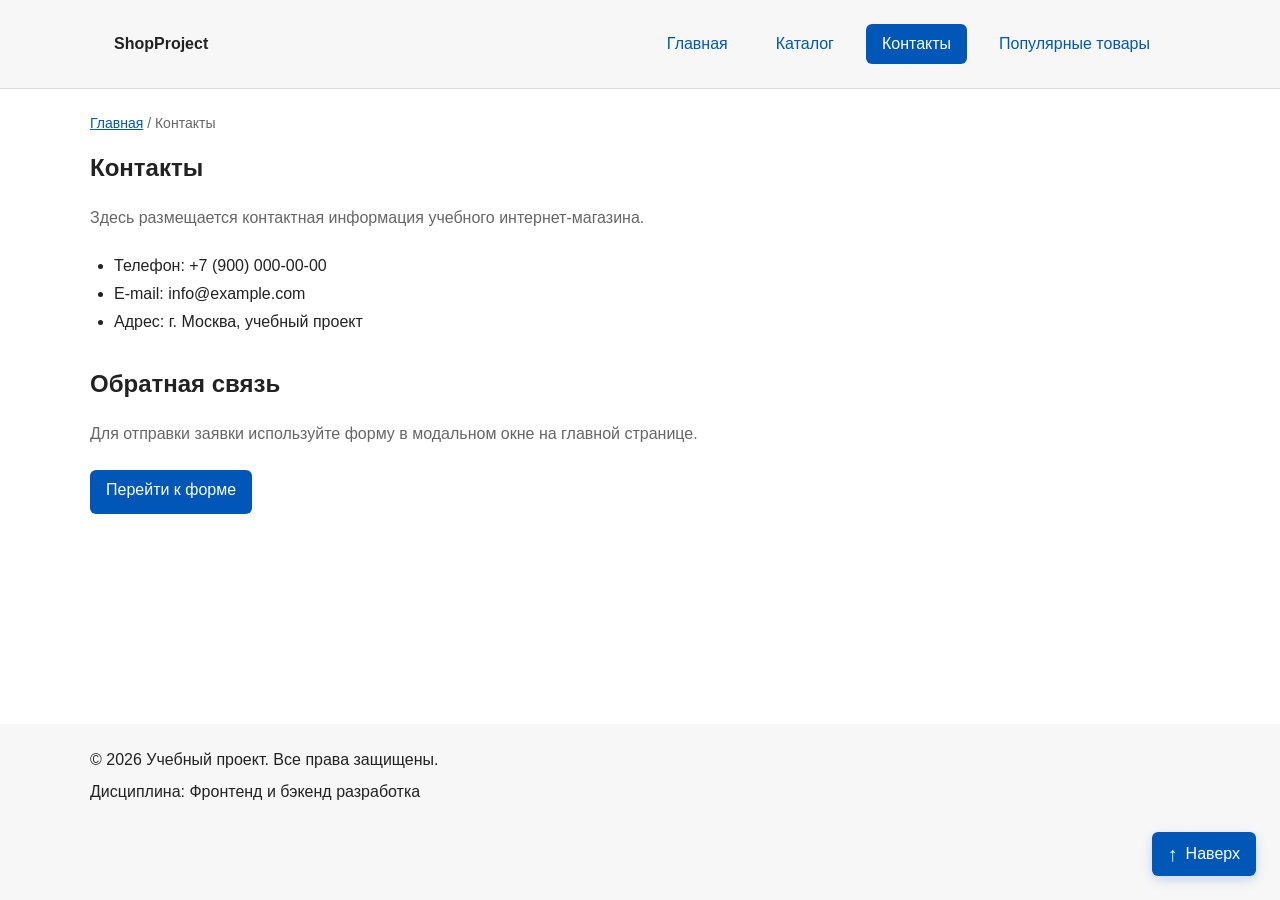
<file: contacts.html>
<!DOCTYPE html>
<html lang="ru">
<head>
  <meta charset="UTF-8">
  <meta name="viewport" content="width=device-width, initial-scale=1.0">
  <meta name="description" content="Контактная информация учебного интернет-магазина.">
  <title>Контакты — Учебный интернет-магазин</title>
  <link rel="stylesheet" href="css/style.css">
  <script src="js/main.js" defer></script>
  <meta property="og:type" content="website">
  <meta property="og:title" content="Учебный интернет-магазин">
  <meta property="og:description" content="Учебный frontend-проект интернет-магазина.">
</head>
<body class="page" id="top">
  <header class="site-header">
    <div class="site-header__inner">
      <a class="site-header__logo" href="index.html">ShopProject</a>
      <nav class="site-nav" aria-label="Основная навигация">
        <ul class="site-nav__list">
          <li class="site-nav__item"><a class="site-nav__link" href="index.html">Главная</a></li>
          <li class="site-nav__item"><a class="site-nav__link" href="catalog.html">Каталог</a></li>
          <li class="site-nav__item"><a class="site-nav__link site-nav__link--active" href="contacts.html" aria-current="page">Контакты</a></li>
          <li class="site-nav__item"><a class="site-nav__link" href="index.html#popular">Популярные товары</a></li>
        </ul>
      </nav>
    </div>
  </header>

  <main class="page__main">
    <nav class="breadcrumbs" aria-label="Хлебные крошки">
      <a class="breadcrumbs__link" href="index.html">Главная</a>
      <span class="breadcrumbs__current" aria-current="page">Контакты</span>
    </nav>

    <section class="section">
      <h1 class="section__title">Контакты</h1>
      <p class="section__description">
        Здесь размещается контактная информация учебного интернет-магазина.
      </p>
      <ul class="contacts-list">
        <li class="contacts-list__item">Телефон: +7 (900) 000-00-00</li>
        <li class="contacts-list__item">E-mail: info@example.com</li>
        <li class="contacts-list__item">Адрес: г. Москва, учебный проект</li>
      </ul>
    </section>

    <section class="section" id="feedback">
      <h2 class="section__title">Обратная связь</h2>
      <p class="section__description">
        Для отправки заявки используйте форму в модальном окне на главной странице.
      </p>
      <a class="button button--primary" href="index.html#order-dialog">Перейти к форме</a>
    </section>
  </main>
  <a class="to-top" href="#top" aria-label="Вернуться к началу страницы">
    <span class="to-top__icon" aria-hidden="true">↑</span>
    Наверх
  </a>

  <footer class="site-footer">
    <div class="site-footer__inner">
      <p class="site-footer__text">&copy; 2026 Учебный проект. Все права защищены.</p>
      <p class="site-footer__text">Дисциплина: Фронтенд и бэкенд разработка</p>
    </div>
  </footer>
</body>
</html>
</file>
<file: css/style.css>
/* 1. Переменные проекта */

:root {
  /* Основные цвета проекта */
  --color-bg: #ffffff;
  --color-text: #222222;
  --color-muted: #666666;
  --color-primary: #0057b8;
  --color-primary-dark: #003f86;
  --color-border: #dddddd;
  --color-surface: #f7f7f7;
  --color-surface-accent: #eef5ff;
  --color-danger: #b00020;
  --color-success: #14732a;
  --color-success-bg: #eefaf0;
  --color-white: #ffffff;

  /* Отступы */
  --space-xs: 4px;
  --space-sm: 8px;
  --space-md: 16px;
  --space-lg: 24px;
  --space-xl: 32px;

  /* Скругления */
  --radius-sm: 6px;
  --radius-md: 8px;
  --radius-lg: 12px;

  /* Размеры */
  --container-width: 1100px;
  --color-disabled: #e5e7eb;
  --shadow-card: 0 8px 24px rgba(26, 53, 85, 0.12);
  --shadow-button: 0 4px 12px rgba(0, 87, 184, 0.2);
  --transition-fast: 180ms ease;

  scroll-behavior: smooth;
  scroll-padding-top: calc(var(--site-header-height, 89px) + var(--space-md));
}

/* 2. Базовые стили */

* {
  box-sizing: border-box;
}

.page {
  display: flex;
  flex-direction: column;
  min-height: 100vh;
  margin: 0;
  font-family: Arial, sans-serif;
  line-height: 1.5;
  color: var(--color-text);
  background-color: var(--color-bg);
}

.page__main {
  flex: 1 0 auto;
  padding: var(--space-lg);
}

/* 3. Общие элементы интерфейса (Блок button)*/

a {
  color: var(--color-primary);
}

a:hover {
  color: var(--color-primary-dark);
}

a:focus-visible {
  outline: 2px solid var(--color-primary);
  outline-offset: 3px;
}

/* Базовый блок кнопки */
.button {
  display: inline-block;
  padding: var(--space-sm) var(--space-md);
  font: inherit;
  text-decoration: none;
  text-align: center;
  border: none;
  border-radius: var(--radius-sm);
  cursor: pointer;
  min-height: 44px;
  transition: background-color var(--transition-fast), color var(--transition-fast),
    box-shadow var(--transition-fast), transform var(--transition-fast);
}

/* Модификаторы кнопок */
.button--primary {
  color: var(--color-white);
  background-color: var(--color-primary);
}

.button--primary:not(:disabled):not(.button--disabled):hover {
  color: var(--color-white);
  background-color: var(--color-primary-dark);
}

.button--secondary {
  color: var(--color-primary);
  background-color: transparent;
  border: 1px solid var(--color-primary);
}

.button--secondary:not(:disabled):not(.button--disabled):hover {
  color: var(--color-white);
  background-color: var(--color-primary);
}

.button:focus-visible {
  outline: 2px solid var(--color-primary);
  outline-offset: 3px;
}

.button:disabled,
.button--disabled {
  color: #535b65;
  background-color: var(--color-disabled);
  border-color: var(--color-disabled);
  cursor: not-allowed;
  box-shadow: none;
  transform: none;
}

/* Вспомогательный элемент «Наверх» */
.to-top {
  position: fixed;
  display: inline-flex;
  align-items: center;
  gap: var(--space-sm);
  min-height: 44px;
  right: var(--space-lg);
  bottom: max(var(--space-lg), env(safe-area-inset-bottom));
  z-index: 10;
  box-shadow: var(--shadow-button);
  transition: background-color var(--transition-fast), transform var(--transition-fast);
  padding: var(--space-sm) var(--space-md);
  color: var(--color-white);
  background-color: var(--color-primary);
  text-decoration: none;
  border-radius: var(--radius-sm);
}

.to-top:hover {
  transform: translateY(-2px);
  background-color: var(--color-primary-dark);
  color: var(--color-white);
}

/* 4. Шапка и навигация (Блоки site-header, site-nav)*/

.site-header {
  position: sticky;
  top: 0;
  z-index: 20;
  flex-shrink: 0;
  background-color: var(--color-surface);
  border-bottom: 1px solid var(--color-border);
}

.site-header__inner {
  display: flex;
  align-items: center;
  justify-content: space-between;
  gap: var(--space-lg);
  max-width: var(--container-width);
  margin: 0 auto;
  padding: var(--space-lg);
}

.site-header__logo {
  font-weight: bold;
  text-decoration: none;
  color: var(--color-text);
}

/* Блок навигации */
.site-nav__list {
  display: flex;
  flex-wrap: wrap;
  justify-content: center;
  align-items: center;
  gap: var(--space-md);
  padding: 0;
  margin: 0;
  list-style: none;
}

.site-nav__item {
  margin: 0;
}

.site-nav__link {
  display: inline-block;
  padding: var(--space-sm) var(--space-md);
  color: var(--color-primary);
  text-decoration: none;
  border-radius: var(--radius-sm);
}

.site-nav__link:hover {
  color: var(--color-white);
  background-color: var(--color-primary);
}

/* Модификатор активной ссылки */
.site-nav__link--active {
  color: var(--color-white);
  background-color: var(--color-primary);
}

/* 5. Страницы и Сетки (Блоки hero, section, products-grid)*/

.hero {
  max-width: var(--container-width);
  margin: 0 auto var(--space-xl);
  padding: var(--space-xl) var(--space-lg);
  background-color: var(--color-surface-accent);
  border-radius: var(--radius-lg);
}

.hero__title {
  margin-top: 0;
}

.hero__description {
  margin-bottom: var(--space-lg);
}

.section {
  max-width: var(--container-width);
  margin: 0 auto var(--space-xl);
}

.section__title {
  margin-top: 0;
}

.section__description {
  margin-top: 0;
  margin-bottom: var(--space-lg);
  color: var(--color-muted);
}

.products-grid {
  display: grid;
  grid-template-columns: repeat(auto-fit, minmax(min(100%, 220px), 1fr));
  gap: var(--space-lg);
}

/* Блоки списков преимуществ и контактов */
.advantages-list,
.contacts-list {
  padding-left: var(--space-lg);
  margin-top: var(--space-md);
  margin-bottom: var(--space-md);
}

.advantages-list__item,
.contacts-list__item {
  margin-bottom: var(--space-xs);
}

/* 6. Карточка товара (Блок product-card)*/

.product-card {
  --product-media-bg: #eef5ff;
  position: relative;
  min-width: 0;
  display: flex;
  flex-direction: column;
  gap: var(--space-sm);
  margin-bottom: 0;
  padding: var(--space-md);
  border: 1px solid var(--color-border);
  border-radius: var(--radius-md);
  background-color: var(--color-bg);
  transition: border-color var(--transition-fast), box-shadow var(--transition-fast),
    transform var(--transition-fast);
}

.product-card[hidden] {
  display: none;
}

.product-card:not(.product-card--unavailable):hover {
  border-color: var(--color-primary);
  box-shadow: var(--shadow-card);
  transform: translateY(-4px);
}

.product-card:focus-within {
  border-color: var(--color-primary);
  box-shadow: 0 0 0 2px var(--color-surface-accent);
}

/* Модификаторы карточки */
.product-card--featured {
  border-color: var(--color-primary);
}

.product-card--discount {
  --product-media-bg: #eff7f3;
  border-color: var(--color-danger);
}

/* Элементы карточки */
.product-card__title {
  margin-top: 0;
  margin-bottom: 0;
}

.product-card__description {
  margin: 0;
  color: var(--color-muted);
}

.product-card__price {
  margin: 0;
  font-size: 22px;
  font-weight: 700;
}

.product-card--discount .product-card__price {
  color: var(--color-danger);
}

.product-card__button {
  align-self: flex-start;
}

/* Информационный блок */
.aside-info {
  max-width: var(--container-width);
  margin: 0 auto var(--space-xl);
  padding: var(--space-md);
  border-left: 4px solid var(--color-primary);
  background-color: var(--color-surface);
}

.aside-info__title {
  margin-top: 0;
}

.aside-info__text {
  margin-bottom: 0;
}

/* 7. Форма и Модальное окно (Блоки order-dialog, order-form)*/

.order-dialog {
  width: min(100% - var(--space-xl), 560px);
  max-height: calc(100vh - var(--space-xl));
  overflow-y: auto;
  padding: var(--space-lg);
  border: none;
  border-radius: var(--radius-lg);
}

.order-dialog::backdrop {
  background-color: rgba(0, 0, 0, 0.5);
}

.order-dialog__title {
  margin-top: 0;
}

/* Блок формы */
.order-form__field {
  margin-bottom: var(--space-md);
}

.order-form__label {
  display: block;
  margin-bottom: var(--space-xs);
}

.order-form__input,
.order-form__select,
.order-form__textarea {
  width: 100%;
  padding: 10px 12px;
  border: 1px solid var(--color-border);
  border-radius: var(--radius-sm);
  font: inherit;
}

.order-form__input[type="checkbox"] {
  width: auto;
  flex-shrink: 0;
  margin: 4px 0 0;
  accent-color: var(--color-primary);
}

.order-form__label--checkbox {
  display: flex;
  align-items: flex-start;
  gap: var(--space-sm);
}

.order-form__textarea {
  resize: vertical;
}

.order-form__hint {
  display: block;
  margin-top: var(--space-xs);
  color: var(--color-muted);
}

.order-form__input:hover,
.order-form__select:hover,
.order-form__textarea:hover {
  border-color: var(--color-primary);
}

.order-form__input:focus-visible,
.order-form__select:focus-visible,
.order-form__textarea:focus-visible {
  outline: 2px solid var(--color-primary);
  outline-offset: 3px;
}

.order-form__input--error,
.order-form__select--error,
.order-form__textarea--error {
  border-color: var(--color-danger);
}

.order-form__input--error[type="checkbox"] {
  outline: 2px solid var(--color-danger);
  outline-offset: 2px;
}

.order-form__actions {
  display: flex;
  gap: var(--space-sm);
  margin-top: var(--space-lg);
}

/* Сообщение об успехе */
.success-message {
  max-width: var(--container-width);
  margin: var(--space-lg) auto;
  padding: var(--space-md);
  border-left: 4px solid var(--color-success);
  background-color: var(--color-success-bg);
}

/* 8. Хлебные крошки (Блок breadcrumbs) */

.breadcrumbs {
  max-width: var(--container-width);
  margin: 0 auto var(--space-md);
  font-size: 14px;
  color: var(--color-muted);
}

.breadcrumbs__link {
  color: var(--color-primary);
}

.breadcrumbs__current::before {
  content: " / ";
  color: var(--color-muted);
}

/* 9. Каталог (Блоки catalog-layout, catalog-filters, filters-form) */

.catalog-layout {
  max-width: var(--container-width);
  margin: 0 auto var(--space-xl);
  display: grid;
  grid-template-columns: 260px minmax(0, 1fr);
  grid-template-areas: "filters products";
  gap: var(--space-lg);
}

.catalog-filters {
  grid-area: filters;
  position: sticky;
  top: calc(var(--site-header-height, 89px) + var(--space-md));
  align-self: start;
  max-height: calc(100vh - var(--site-header-height, 89px) - var(--space-xl));
  max-height: calc(100dvh - var(--site-header-height, 89px) - var(--space-xl));
  overflow-y: auto;
  padding: var(--space-md);
  border: 1px solid var(--color-border);
  border-radius: var(--radius-md);
  background-color: var(--color-surface);
}

.catalog-filters__title {
  margin-top: 0;
}

.catalog-products {
  grid-area: products;
  min-width: 0;
}

.catalog-products__title {
  margin: 0;
}

.catalog-products__heading {
  display: flex;
  align-items: baseline;
  justify-content: space-between;
  flex-wrap: wrap;
  gap: var(--space-sm);
}

.catalog-products__compare {
  font-size: 14px;
}

.catalog-products__count,
.catalog-filters__note {
  color: var(--color-muted);
  font-size: 14px;
}

.catalog-products__empty {
  padding: var(--space-lg);
  border: 1px dashed var(--color-border);
  border-radius: var(--radius-md);
  background-color: var(--color-surface);
}

/* Блок формы фильтрации */
.filters-form {
  display: grid;
  gap: var(--space-md);
}

.filters-form__fieldset {
  margin: 0;
  padding: var(--space-md);
  border: 1px solid var(--color-border);
  border-radius: var(--radius-sm);
}


.filters-form__legend {
  padding: 0 var(--space-xs);
  font-weight: 700;
}

.filters-form__label {
  display: block;
  margin-bottom: var(--space-xs);
}

.filters-form__label--checkbox {
  display: flex;
  align-items: center;
  gap: var(--space-sm);
}

.filters-form__range {
  display: grid;
  grid-template-columns: repeat(2, minmax(0, 1fr));
  gap: var(--space-sm);
}

.filters-form__actions {
  display: grid;
  gap: var(--space-sm);
}

.filters-form__checkbox {
  accent-color: var(--color-primary);
}

.filters-form__input,
.filters-form__select {
  width: 100%;
  min-width: 0;
  margin-bottom: var(--space-sm);
  padding: var(--space-sm);
  border: 1px solid var(--color-border);
  border-radius: var(--radius-sm);
  font: inherit;
}

.filters-form__input:hover,
.filters-form__select:hover {
  border-color: var(--color-primary);
}

.filters-form__input:focus-visible,
.filters-form__select:focus-visible,
.filters-form__checkbox:focus-visible,
.site-nav__link:focus-visible {
  outline: 2px solid var(--color-primary);
  outline-offset: 3px;
}

/* 10. Подвал сайта (Блок site-footer)*/

.site-footer {
  padding: var(--space-lg) var(--space-lg) 88px;
  background-color: var(--color-surface);
}

.site-footer__inner {
  max-width: var(--container-width);
  margin: 0 auto;
}

.site-footer__text {
  margin: 0 0 var(--space-sm);
}

/* 11. Подробные карточки и изображения */

.product-card--unavailable {
  --product-media-bg: #f3f1f8;
  border-style: dashed;
}

.product-card__media {
  aspect-ratio: 4 / 3;
  overflow: hidden;
  border-radius: var(--radius-sm);
  background-color: var(--product-media-bg);
}

.product-card__image {
  display: block;
  width: 100%;
  height: auto;
  aspect-ratio: 4 / 3;
  padding: var(--space-sm);
  object-fit: contain;
  transition: transform var(--transition-fast);
}

.product-card:not(.product-card--unavailable):hover .product-card__image {
  transform: scale(1.035);
}

.product-card__badge {
  position: absolute;
  top: var(--space-lg);
  left: var(--space-lg);
  padding: var(--space-xs) var(--space-sm);
  border-radius: var(--radius-sm);
  color: var(--color-white);
  background-color: var(--color-primary);
  font-size: 13px;
  font-weight: 700;
}

.product-card--discount .product-card__badge {
  background-color: var(--color-danger);
}

.product-card--unavailable .product-card__badge {
  background-color: #626575;
}

.product-card__category {
  margin: var(--space-sm) 0 0;
  color: var(--color-muted);
  font-size: 13px;
}

.product-card__availability {
  display: flex;
  align-items: center;
  gap: var(--space-sm);
  margin: 0;
  color: var(--color-success);
  font-size: 14px;
}

.product-card__availability::before {
  content: "";
  flex: 0 0 6px;
  height: 6px;
  border-radius: 50%;
  background-color: currentColor;
}

.product-card__availability--unavailable {
  color: var(--color-muted);
}

.product-card__details {
  margin: var(--space-sm) 0;
  border-top: 1px solid var(--color-border);
  border-bottom: 1px solid var(--color-border);
}

.product-card__summary {
  padding: 12px 0;
  color: var(--color-primary);
  font-size: 14px;
  cursor: pointer;
}

.product-card__summary:hover,
.product-card__details[open] .product-card__summary {
  color: var(--color-primary-dark);
}

.product-card__summary:focus-visible {
  outline: 2px solid var(--color-primary);
  outline-offset: 2px;
  border-radius: var(--radius-sm);
}

.product-card__actions {
  display: flex;
  flex-direction: column;
  gap: var(--space-sm);
  margin-top: auto;
}

.product-card__prices {
  display: flex;
  flex-wrap: wrap;
  align-items: baseline;
  gap: var(--space-sm);
}


.product-card__old-price {
  color: var(--color-muted);
  font-size: 14px;
}

.product-specs {
  width: 100%;
  margin-bottom: var(--space-sm);
  border-collapse: collapse;
  table-layout: fixed;
  font-size: 13px;
  overflow-wrap: anywhere;
}

.product-specs__caption {
  padding-bottom: var(--space-sm);
  text-align: left;
  font-weight: 700;
}

.product-specs__head {
  background-color: var(--color-surface-accent);
}

.product-specs__cell {
  padding: var(--space-sm);
  border: 1px solid var(--color-border);
  text-align: left;
  vertical-align: top;
}

.product-specs__cell--heading {
  font-weight: 600;
}

.order-dialog__description {
  color: var(--color-muted);
}

/* Общая таблица сравнения: прокрутка остаётся внутри блока. */
.comparison__scroll {
  max-width: 100%;
  overflow-x: auto;
  border: 1px solid var(--color-border);
  border-radius: var(--radius-md);
}

.comparison__scroll:focus-visible {
  outline: 2px solid var(--color-primary);
  outline-offset: 3px;
}

.comparison-table {
  width: 100%;
  min-width: 1050px;
  border-collapse: separate;
  border-spacing: 0;
  font-size: 14px;
}

.comparison-table__caption {
  padding: var(--space-md);
  text-align: left;
  font-weight: 700;
}

.comparison-table__cell {
  padding: 12px;
  border-top: 1px solid var(--color-border);
  border-right: 1px solid var(--color-border);
  text-align: left;
  vertical-align: top;
  background-color: var(--color-bg);
}

.comparison-table__cell:last-child {
  border-right: none;
}

.comparison-table__body .comparison-table__cell:last-child {
  white-space: nowrap;
  font-weight: 600;
}

.comparison-table__cell--model {
  position: sticky;
  left: 0;
  z-index: 1;
  min-width: 170px;
  max-width: 200px;
}

.comparison-table__body .comparison-table__row:nth-child(even) .comparison-table__cell {
  background-color: var(--color-surface);
}

.comparison-table__body .comparison-table__row:hover .comparison-table__cell,
.comparison-table__head .comparison-table__cell {
  background-color: var(--color-surface-accent);
}

.comparison-table__foot .comparison-table__cell {
  color: var(--color-muted);
  font-size: 13px;
}

/* 12. Состояния кнопок и ссылки «Наверх» */

.button:not(:disabled):not(.button--disabled):hover {
  box-shadow: var(--shadow-button);
}

.button:not(:disabled):not(.button--disabled):active {
  transform: translateY(2px);
  box-shadow: none;
}

.to-top:active {
  transform: translateY(1px);
}

.to-top:focus-visible {
  outline: 3px solid var(--color-primary);
  outline-offset: 4px;
}

.to-top__icon {
  font-size: 20px;
  line-height: 1;
}

/* Блок часто задаваемых вопросов */
.faq__list {
  display: grid;
  gap: var(--space-sm);
}

.faq__item {
  border: 1px solid var(--color-border);
  border-radius: var(--radius-md);
  background-color: var(--color-surface);
}

.faq__item[open] {
  border-color: var(--color-primary);
}

.faq__question {
  padding: var(--space-md);
  font-weight: 600;
  cursor: pointer;
  border-radius: var(--radius-md);
}

.faq__question::marker,
.faq__question:hover {
  color: var(--color-primary);
}

.faq__question:focus-visible {
  outline: 2px solid var(--color-primary);
  outline-offset: 3px;
}

.faq__answer {
  margin: 0;
  padding: 0 var(--space-md) var(--space-md);
}

/* Изображения и сетки помещаются в узкий экран без искажения пропорций. */
@media (max-width: 760px) {
  .site-header__inner {
    flex-direction: column;
    gap: var(--space-md);
  }

  .site-nav__list {
    gap: var(--space-xs);
  }

  .catalog-layout {
    grid-template-columns: minmax(0, 1fr);
    grid-template-areas: "filters" "products";
  }

  .catalog-filters {
    position: static;
    max-height: none;
    overflow: visible;
  }

  .order-form__actions {
    flex-wrap: wrap;
  }
}

/* Уважаем системную настройку уменьшения движения. */
@media (prefers-reduced-motion: reduce) {
  :root {
    scroll-behavior: auto;
  }

  .button,
  .to-top,
  .product-card,
  .product-card__image {
    transition: none;
  }

  .product-card:not(.product-card--unavailable):hover,
  .product-card:not(.product-card--unavailable):hover .product-card__image,
  .to-top:hover,
  .to-top:active,
  .button:not(:disabled):not(.button--disabled):active {
    transform: none;
  }
}
</file>
